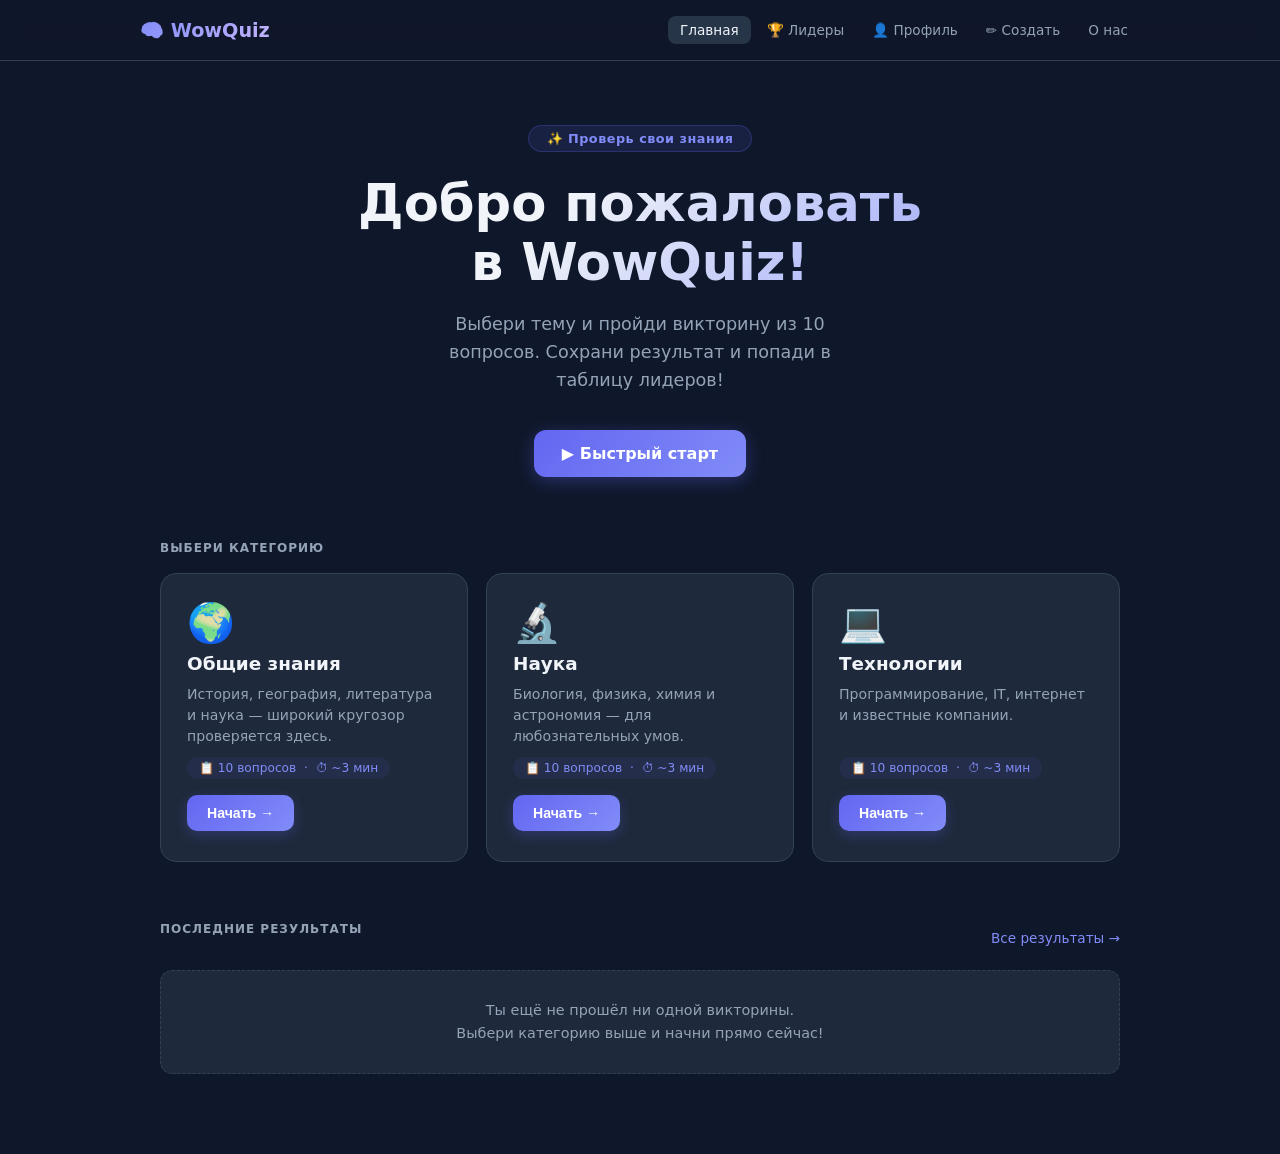
<file: index.html>
<!DOCTYPE html>
<html lang="ru">
<head>
  <meta charset="UTF-8" />
  <meta name="viewport" content="width=device-width, initial-scale=1.0" />
  <title>WowQuiz — Главная</title>
  <link rel="stylesheet" href="css/base.css" />
  <link rel="stylesheet" href="css/index.css" />
</head>
<body>

<nav class="nav">
  <div class="nav-inner">
    <a class="nav-logo" href="index.html">🧠 WowQuiz</a>
    <div class="nav-links">
      <a href="index.html" class="nav-link active">Главная</a>
      <a href="pages/leaderboard.html" class="nav-link">🏆 Лидеры</a>
      <a href="pages/profile.html" class="nav-link">👤 Профиль</a>
      <a href="pages/creator.html" class="nav-link">✏️ Создать</a>
      <a href="pages/about.html" class="nav-link">О нас</a>
    </div>
  </div>
</nav>

<main class="main">

  <div class="hero">
    <div class="hero-badge">✨ Проверь свои знания</div>
    <h1>Добро пожаловать<br>в WowQuiz!</h1>
    <p>Выбери тему и пройди викторину из 10 вопросов. Сохрани результат и попади в таблицу лидеров!</p>
    <a class="btn" href="pages/quiz.html?cat=general">▶ Быстрый старт</a>
  </div>

  <div class="section-label">Выбери категорию</div>
  <div class="categories">

    <a class="cat-card" href="pages/quiz.html?cat=general">
      <span class="cat-emoji">🌍</span>
      <h3>Общие знания</h3>
      <p>История, география, литература и наука — широкий кругозор проверяется здесь.</p>
      <div class="cat-meta">📋 10 вопросов &nbsp;·&nbsp; ⏱ ~3 мин</div>
      <button class="cat-start" onclick="event.preventDefault();location.href='pages/quiz.html?cat=general'">Начать →</button>
    </a>

    <a class="cat-card" href="pages/quiz.html?cat=science">
      <span class="cat-emoji">🔬</span>
      <h3>Наука</h3>
      <p>Биология, физика, химия и астрономия — для любознательных умов.</p>
      <div class="cat-meta">📋 10 вопросов &nbsp;·&nbsp; ⏱ ~3 мин</div>
      <button class="cat-start" onclick="event.preventDefault();location.href='pages/quiz.html?cat=science'">Начать →</button>
    </a>

    <a class="cat-card" href="pages/quiz.html?cat=tech">
      <span class="cat-emoji">💻</span>
      <h3>Технологии</h3>
      <p>Программирование, IT, интернет и известные компании.</p>
      <div class="cat-meta">📋 10 вопросов &nbsp;·&nbsp; ⏱ ~3 мин</div>
      <button class="cat-start" onclick="event.preventDefault();location.href='pages/quiz.html?cat=tech'">Начать →</button>
    </a>

  </div>

  <div class="leaderboard-link">
    <div class="section-label">Последние результаты</div>
    <a href="pages/leaderboard.html" style="font-size:.85rem;color:var(--accent2);text-decoration:none;">Все результаты →</a>
  </div>
  <div id="recent-container" style="margin-top:16px"></div>

</main>

<script src="js/storage.js"></script>
<script src="js/index.js"></script>
</body>
</html>
</file>
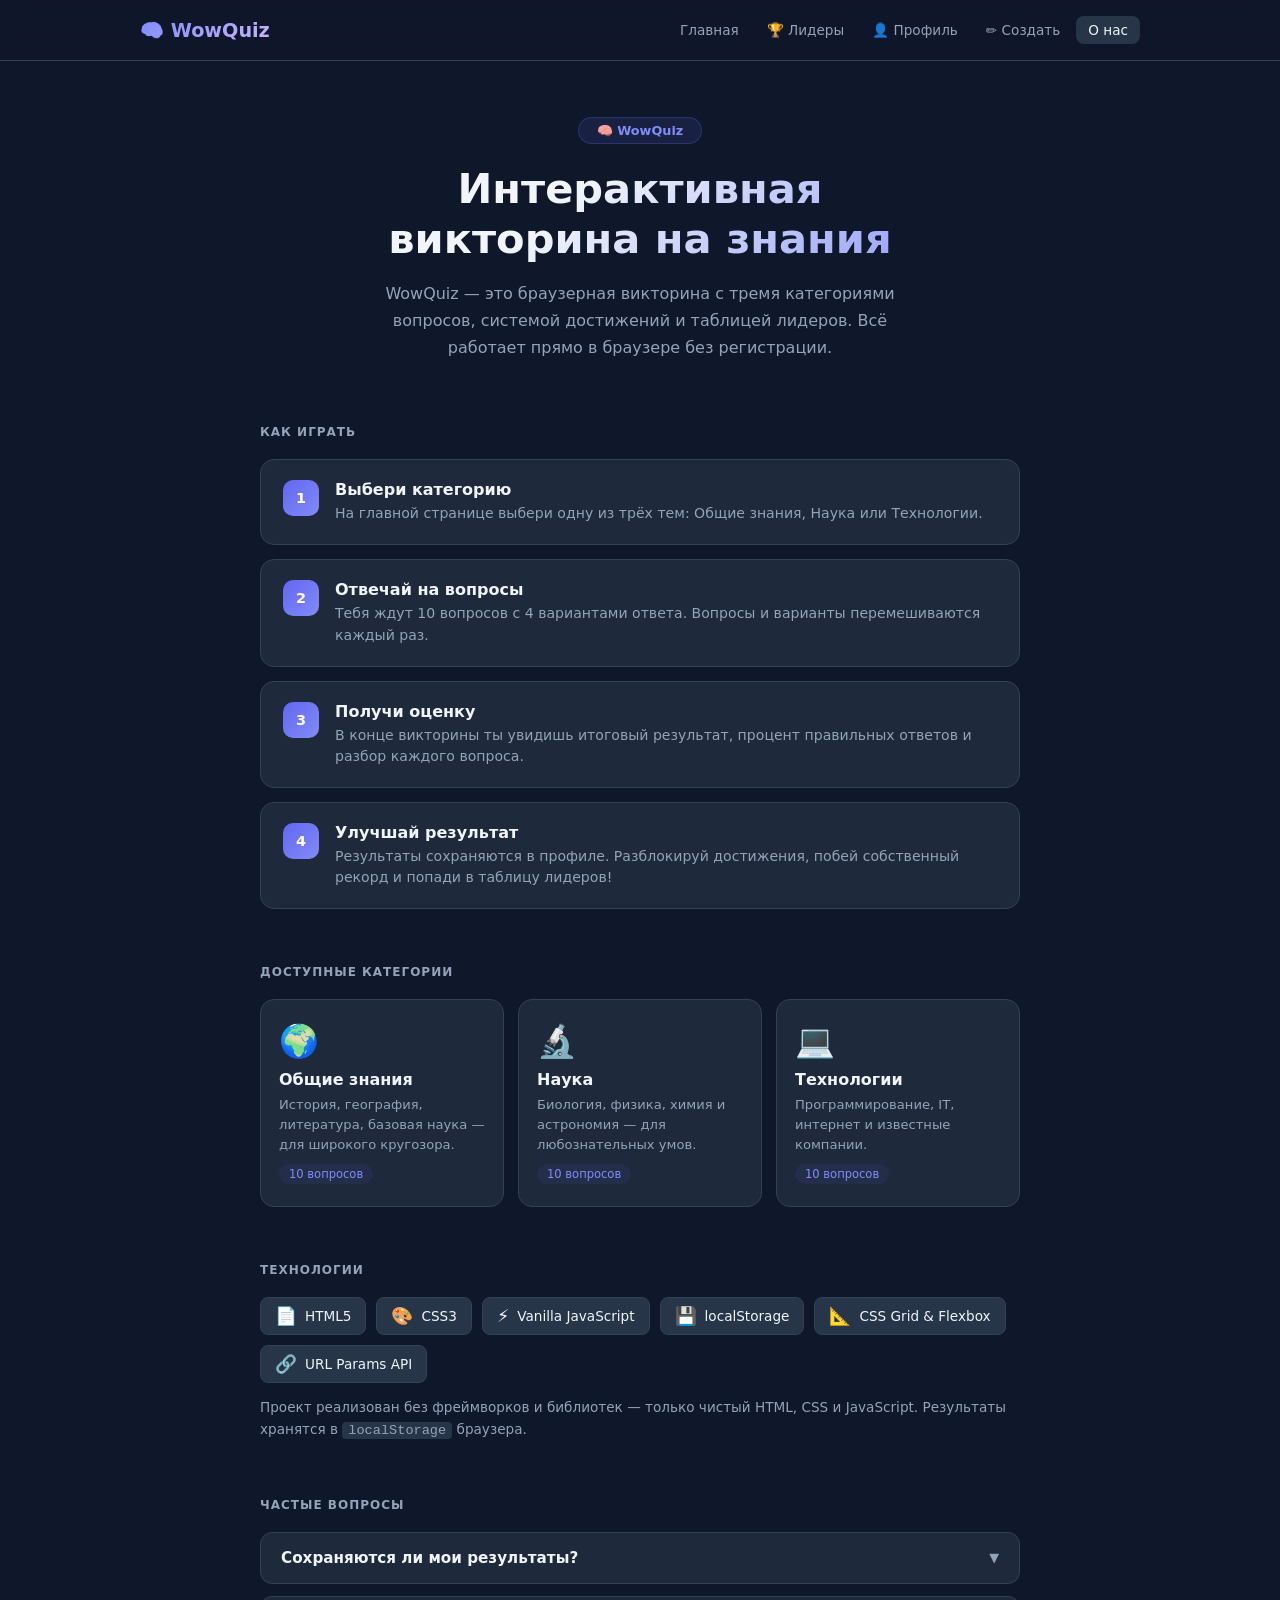
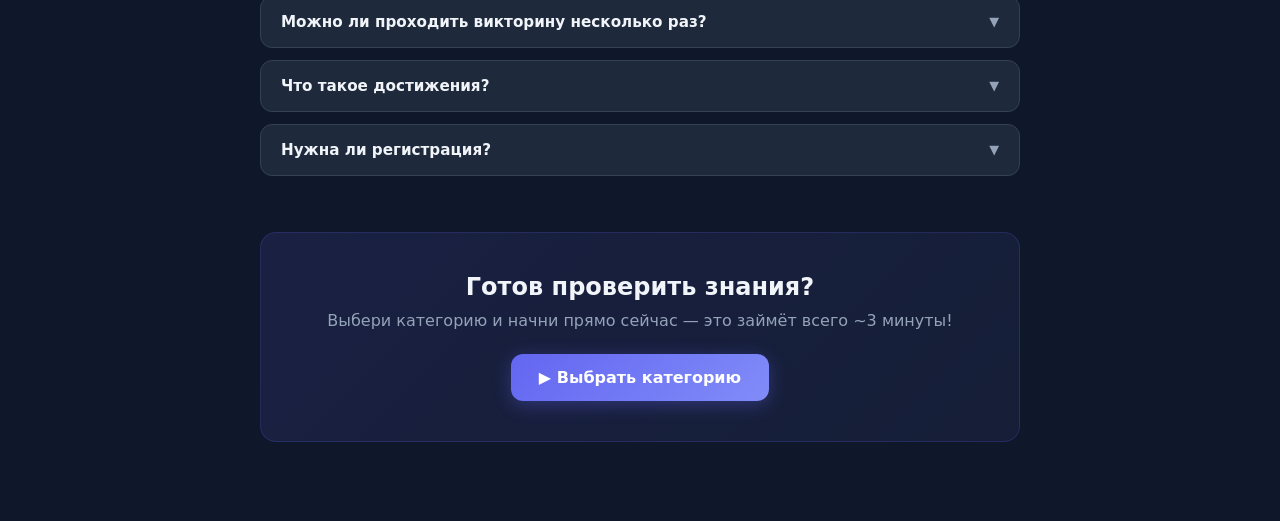
<file: pages/about.html>
<!DOCTYPE html>
<html lang="ru">
<head>
  <meta charset="UTF-8" />
  <meta name="viewport" content="width=device-width, initial-scale=1.0" />
  <title>WowQuiz — О проекте</title>
  <link rel="stylesheet" href="../css/base.css" />
  <link rel="stylesheet" href="../css/about.css" />
</head>
<body>

<nav class="nav">
  <div class="nav-inner">
    <a class="nav-logo" href="../index.html">🧠 WowQuiz</a>
    <div class="nav-links">
      <a href="../index.html" class="nav-link">Главная</a>
      <a href="leaderboard.html" class="nav-link">🏆 Лидеры</a>
      <a href="profile.html" class="nav-link">👤 Профиль</a>
      <a href="creator.html" class="nav-link">✏️ Создать</a>
      <a href="about.html" class="nav-link active">О нас</a>
    </div>
  </div>
</nav>

<main class="main">

  <div class="about-hero">
    <div class="badge">🧠 WowQuiz</div>
    <h1>Интерактивная<br>викторина на знания</h1>
    <p>WowQuiz — это браузерная викторина с тремя категориями вопросов, системой достижений и таблицей лидеров. Всё работает прямо в браузере без регистрации.</p>
  </div>

  <div class="section">
    <div class="section-title">Как играть</div>
    <div class="steps">
      <div class="step">
        <div class="step-num">1</div>
        <div class="step-body">
          <h3>Выбери категорию</h3>
          <p>На главной странице выбери одну из трёх тем: Общие знания, Наука или Технологии.</p>
        </div>
      </div>
      <div class="step">
        <div class="step-num">2</div>
        <div class="step-body">
          <h3>Отвечай на вопросы</h3>
          <p>Тебя ждут 10 вопросов с 4 вариантами ответа. Вопросы и варианты перемешиваются каждый раз.</p>
        </div>
      </div>
      <div class="step">
        <div class="step-num">3</div>
        <div class="step-body">
          <h3>Получи оценку</h3>
          <p>В конце викторины ты увидишь итоговый результат, процент правильных ответов и разбор каждого вопроса.</p>
        </div>
      </div>
      <div class="step">
        <div class="step-num">4</div>
        <div class="step-body">
          <h3>Улучшай результат</h3>
          <p>Результаты сохраняются в профиле. Разблокируй достижения, побей собственный рекорд и попади в таблицу лидеров!</p>
        </div>
      </div>
    </div>
  </div>

  <div class="section">
    <div class="section-title">Доступные категории</div>
    <div class="cat-cards">
      <a class="cat-card" href="quiz.html?cat=general">
        <span class="emoji">🌍</span>
        <h3>Общие знания</h3>
        <p>История, география, литература, базовая наука — для широкого кругозора.</p>
        <span class="meta">10 вопросов</span>
      </a>
      <a class="cat-card" href="quiz.html?cat=science">
        <span class="emoji">🔬</span>
        <h3>Наука</h3>
        <p>Биология, физика, химия и астрономия — для любознательных умов.</p>
        <span class="meta">10 вопросов</span>
      </a>
      <a class="cat-card" href="quiz.html?cat=tech">
        <span class="emoji">💻</span>
        <h3>Технологии</h3>
        <p>Программирование, IT, интернет и известные компании.</p>
        <span class="meta">10 вопросов</span>
      </a>
    </div>
  </div>

  <div class="section">
    <div class="section-title">Технологии</div>
    <div class="tech-pills">
      <div class="tech-pill"><span class="t-icon">📄</span> HTML5</div>
      <div class="tech-pill"><span class="t-icon">🎨</span> CSS3</div>
      <div class="tech-pill"><span class="t-icon">⚡</span> Vanilla JavaScript</div>
      <div class="tech-pill"><span class="t-icon">💾</span> localStorage</div>
      <div class="tech-pill"><span class="t-icon">📐</span> CSS Grid & Flexbox</div>
      <div class="tech-pill"><span class="t-icon">🔗</span> URL Params API</div>
    </div>
    <p style="color:var(--muted);font-size:.85rem;margin-top:14px;line-height:1.6">
      Проект реализован без фреймворков и библиотек — только чистый HTML, CSS и JavaScript. Результаты хранятся в <code style="background:var(--card2);padding:1px 6px;border-radius:4px">localStorage</code> браузера.
    </p>
  </div>

  <div class="section">
    <div class="section-title">Частые вопросы</div>
    <div class="faq">
      <div class="faq-item">
        <div class="faq-q" onclick="toggleFaq(this)">
          Сохраняются ли мои результаты? <span class="arrow">▼</span>
        </div>
        <div class="faq-a"><div class="faq-a-inner">Да, все результаты сохраняются в памяти браузера (localStorage). Они доступны в профиле и таблице лидеров. При очистке данных браузера история удалится.</div></div>
      </div>
      <div class="faq-item">
        <div class="faq-q" onclick="toggleFaq(this)">
          Можно ли проходить викторину несколько раз? <span class="arrow">▼</span>
        </div>
        <div class="faq-a"><div class="faq-a-inner">Да, количество попыток не ограничено. Каждый результат записывается в историю, а в профиле отображается лучший результат по каждой категории.</div></div>
      </div>
      <div class="faq-item">
        <div class="faq-q" onclick="toggleFaq(this)">
          Что такое достижения? <span class="arrow">▼</span>
        </div>
        <div class="faq-a"><div class="faq-a-inner">Достижения — это награды за определённые результаты: первая игра, высокий процент, прохождение всех категорий и другие. Отслеживай их в разделе «Профиль».</div></div>
      </div>
      <div class="faq-item">
        <div class="faq-q" onclick="toggleFaq(this)">
          Нужна ли регистрация? <span class="arrow">▼</span>
        </div>
        <div class="faq-a"><div class="faq-a-inner">Нет! WowQuiz работает полностью в браузере без регистрации, входа и подключения к интернету. Просто открой страницу и начинай.</div></div>
      </div>
    </div>
  </div>

  <div class="cta">
    <h2>Готов проверить знания?</h2>
    <p>Выбери категорию и начни прямо сейчас — это займёт всего ~3 минуты!</p>
    <a class="btn" href="../index.html">▶ Выбрать категорию</a>
  </div>

</main>

<script>
function toggleFaq(el) {
  el.closest('.faq-item').classList.toggle('open');
}
</script>
</body>
</html>
</file>
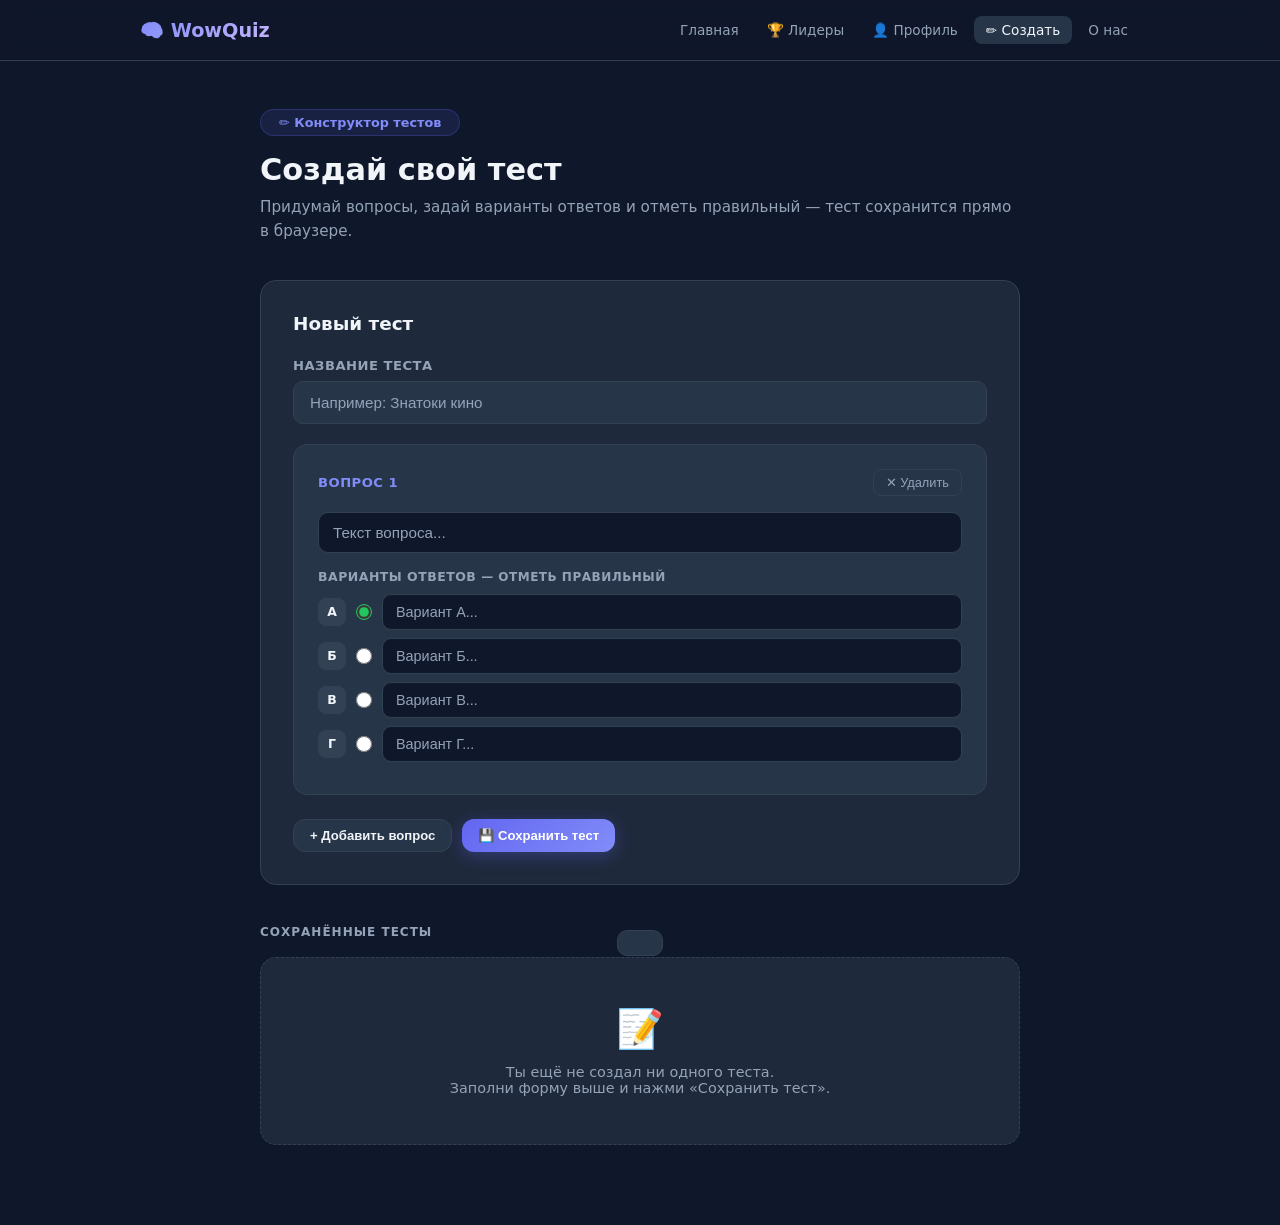
<file: pages/creator.html>
<!DOCTYPE html>
<html lang="ru">
<head>
  <meta charset="UTF-8" />
  <meta name="viewport" content="width=device-width, initial-scale=1.0" />
  <title>WowQuiz — Создать тест</title>
  <link rel="stylesheet" href="../css/base.css" />
  <link rel="stylesheet" href="../css/creator.css" />
</head>
<body>

<nav class="nav">
  <div class="nav-inner">
    <a class="nav-logo" href="../index.html">🧠 WowQuiz</a>
    <div class="nav-links">
      <a href="../index.html" class="nav-link">Главная</a>
      <a href="leaderboard.html" class="nav-link">🏆 Лидеры</a>
      <a href="profile.html" class="nav-link">👤 Профиль</a>
      <a href="creator.html" class="nav-link active">✏️ Создать</a>
      <a href="about.html" class="nav-link">О нас</a>
    </div>
  </div>
</nav>

<main class="main">

  <div class="page-header">
    <div class="badge">✏️ Конструктор тестов</div>
    <h1>Создай свой тест</h1>
    <p>Придумай вопросы, задай варианты ответов и отметь правильный — тест сохранится прямо в браузере.</p>
  </div>

  <div class="form-card">
    <h2>Новый тест</h2>
    <div class="field">
      <label>Название теста</label>
      <input type="text" id="quiz-name" placeholder="Например: Знатоки кино" maxlength="80" />
    </div>
    <div class="questions-list" id="questions-list"></div>
    <div class="form-actions">
      <button class="btn secondary sm" onclick="addQuestion()">+ Добавить вопрос</button>
      <button class="btn sm" onclick="saveQuiz()">💾 Сохранить тест</button>
    </div>
  </div>

  <div class="section-label">Сохранённые тесты</div>
  <div id="saved-list"></div>

</main>

<div class="toast" id="toast"></div>

<script src="../js/storage.js"></script>
<script src="../js/creator.js"></script>
</body>
</html>
</file>
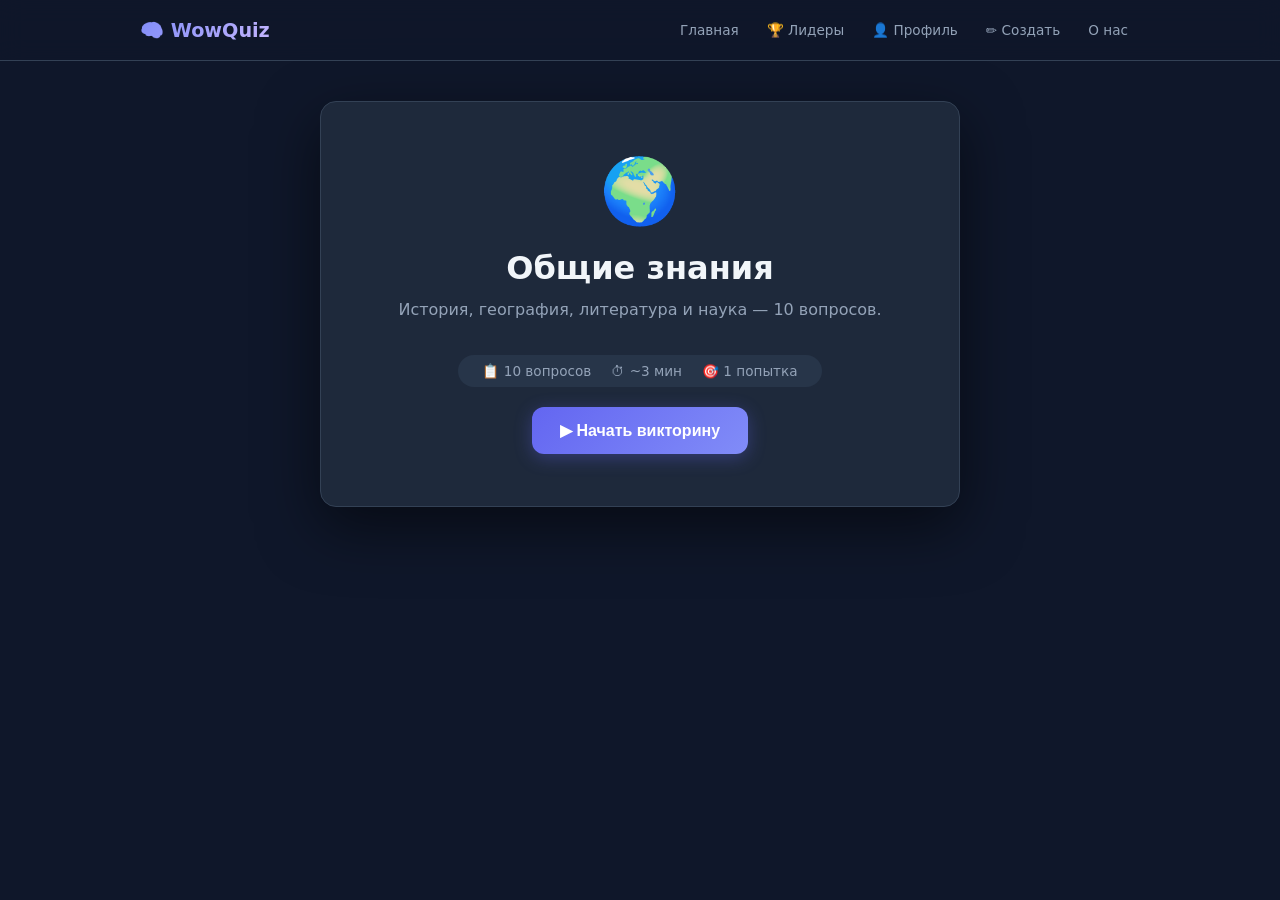
<file: pages/quiz.html>
<!DOCTYPE html>
<html lang="ru">
<head>
  <meta charset="UTF-8" />
  <meta name="viewport" content="width=device-width, initial-scale=1.0" />
  <title>WowQuiz — Викторина</title>
  <link rel="stylesheet" href="../css/base.css" />
  <link rel="stylesheet" href="../css/quiz.css" />
</head>
<body>

<nav class="nav">
  <div class="nav-inner">
    <a class="nav-logo" href="../index.html">🧠 WowQuiz</a>
    <div class="nav-links">
      <a href="../index.html" class="nav-link">Главная</a>
      <a href="leaderboard.html" class="nav-link">🏆 Лидеры</a>
      <a href="profile.html" class="nav-link">👤 Профиль</a>
      <a href="creator.html" class="nav-link">✏️ Создать</a>
      <a href="about.html" class="nav-link">О нас</a>
    </div>
  </div>
</nav>

<div class="container">

  <!-- START SCREEN -->
  <div class="screen active" id="screen-start">
    <div class="start-card">
      <span class="emoji" id="cat-emoji">🧠</span>
      <h1 id="cat-title">Викторина</h1>
      <p id="cat-desc">Проверь свои знания!</p>
      <div class="badge">
        <span>📋 10 вопросов</span>
        <span>⏱ ~3 мин</span>
        <span>🎯 1 попытка</span>
      </div>
      <br>
      <div id="best-block" style="display:none">
        <div class="best-block" id="best-text">🏅 Лучший результат: —</div>
        <br>
      </div>
      <button class="btn" onclick="startQuiz()">▶ Начать викторину</button>
    </div>
  </div>

  <!-- QUIZ SCREEN -->
  <div class="screen" id="screen-quiz">
    <div class="progress-bar"><div class="progress-fill" id="progress"></div></div>
    <div class="meta">
      <span class="q-counter" id="q-counter">Вопрос 1 из 10</span>
      <span class="score-live" id="score-live"></span>
    </div>
    <div class="question-card">
      <div class="question-text" id="question-text"></div>
      <div class="options" id="options"></div>
      <div class="next-row">
        <button class="btn" id="btn-next" onclick="nextQuestion()" disabled>Далее →</button>
      </div>
    </div>
  </div>

  <!-- RESULT SCREEN -->
  <div class="screen" id="screen-result">
    <div class="result-card">
      <span class="result-emoji" id="result-emoji">🏆</span>
      <h2 id="result-title">Отличный результат!</h2>
      <p class="sub" id="result-sub">Ты ответил правильно на большинство вопросов</p>
      <div class="score-circle" id="score-circle">
        <div class="score-inner">
          <div class="num" id="score-num">0</div>
          <div class="den" id="score-den">из 10</div>
        </div>
      </div>
      <div class="result-stats">
        <div class="stat-pill green" id="stat-correct">✓ 0 правильно</div>
        <div class="stat-pill red" id="stat-wrong">✗ 0 неправильно</div>
        <div class="stat-pill" id="stat-pct">0%</div>
      </div>
      <button class="q-review-toggle" id="review-toggle" onclick="toggleReview()">▾ Разбор ответов</button>
      <div class="q-review" id="q-review" style="display:none"></div>
      <div style="display:flex;gap:10px;justify-content:center;flex-wrap:wrap">
        <button class="btn secondary" onclick="startQuiz()">↺ Ещё раз</button>
        <button class="btn secondary" onclick="location.href='../index.html'">🏠 Главная</button>
        <button class="btn" onclick="location.href='leaderboard.html'">🏆 Лидеры</button>
      </div>
    </div>
  </div>

</div>

<script src="../js/storage.js"></script>
<script src="../js/quiz.js"></script>
</body>
</html>
</file>
<file: css/base.css>
*, *::before, *::after { box-sizing: border-box; margin: 0; padding: 0; }

:root {
  --bg: #0f172a;
  --card: #1e293b;
  --card2: #273549;
  --accent: #6366f1;
  --accent2: #818cf8;
  --correct: #22c55e;
  --wrong: #ef4444;
  --text: #f1f5f9;
  --muted: #94a3b8;
  --border: #334155;
  --radius: 16px;
}

body {
  background: var(--bg);
  color: var(--text);
  font-family: 'Segoe UI', system-ui, sans-serif;
  min-height: 100vh;
}

/* NAV */
.nav {
  position: sticky; top: 0; z-index: 100;
  background: #0f172aee; backdrop-filter: blur(12px);
  border-bottom: 1px solid var(--border); padding: 0 20px;
}
.nav-inner {
  max-width: 1000px; margin: 0 auto;
  display: flex; align-items: center; justify-content: space-between;
  height: 60px;
}
.nav-logo {
  font-size: 1.2rem; font-weight: 800; text-decoration: none;
  background: linear-gradient(135deg, var(--accent2), #c4b5fd);
  -webkit-background-clip: text; background-clip: text; -webkit-text-fill-color: transparent;
}
.nav-links { display: flex; gap: 4px; flex-wrap: wrap; }
.nav-link {
  color: var(--muted); text-decoration: none;
  padding: 6px 12px; border-radius: 8px; font-size: .85rem;
  transition: background .15s, color .15s; white-space: nowrap;
}
.nav-link:hover, .nav-link.active { background: var(--card2); color: var(--text); }

/* BUTTONS */
.btn {
  display: inline-flex; align-items: center; gap: 8px;
  background: linear-gradient(135deg, var(--accent), var(--accent2));
  color: #fff; border: none; border-radius: 12px;
  padding: 14px 28px; font-size: 1rem; font-weight: 600;
  cursor: pointer; transition: opacity .18s, transform .18s;
  box-shadow: 0 4px 18px #6366f155; text-decoration: none;
}
.btn:hover { opacity: .9; transform: translateY(-1px); }
.btn:active { transform: translateY(0); }
.btn.secondary {
  background: var(--card2); box-shadow: none;
  border: 1px solid var(--border); color: var(--text);
}
.btn.sm { font-size: .82rem; padding: 8px 16px; }
.btn.danger {
  background: linear-gradient(135deg, #ef4444, #f87171);
  box-shadow: 0 4px 14px #ef444430;
}
.btn:disabled { opacity: .4; cursor: default; transform: none; }
</file>
<file: css/index.css>
.main {
  max-width: 1000px; margin: 0 auto;
  padding: 64px 20px 80px;
}

/* HERO */
.hero { text-align: center; margin-bottom: 64px; }
.hero-badge {
  display: inline-block;
  background: #6366f120; border: 1px solid #6366f140;
  color: var(--accent2); border-radius: 999px;
  padding: 5px 18px; font-size: .8rem; font-weight: 600;
  margin-bottom: 22px; letter-spacing: .5px;
}
.hero h1 {
  font-size: clamp(2rem, 5vw, 3.2rem);
  font-weight: 800; line-height: 1.15; margin-bottom: 18px;
  background: linear-gradient(135deg, #f1f5f9 40%, var(--accent2));
  -webkit-background-clip: text; background-clip: text; -webkit-text-fill-color: transparent;
}
.hero p {
  color: var(--muted); font-size: 1.1rem;
  max-width: 460px; margin: 0 auto 36px; line-height: 1.6;
}

/* CATEGORIES */
.section-label {
  font-size: .75rem; font-weight: 700;
  text-transform: uppercase; letter-spacing: 1px;
  color: var(--muted); margin-bottom: 18px;
}
.categories {
  display: grid;
  grid-template-columns: repeat(auto-fit, minmax(280px, 1fr));
  gap: 18px; margin-bottom: 60px;
}
.cat-card {
  background: var(--card); border: 1px solid var(--border);
  border-radius: var(--radius); padding: 30px 26px;
  cursor: pointer;
  transition: border-color .2s, transform .2s, box-shadow .2s;
  display: flex; flex-direction: column; gap: 10px;
  text-decoration: none; color: inherit;
}
.cat-card:hover {
  border-color: var(--accent); transform: translateY(-4px);
  box-shadow: 0 16px 48px #6366f11a;
}
.cat-emoji { font-size: 2.4rem; line-height: 1; }
.cat-card h3 { font-size: 1.15rem; font-weight: 700; }
.cat-card p { color: var(--muted); font-size: .88rem; line-height: 1.5; flex: 1; }
.cat-meta {
  font-size: .76rem; color: var(--accent2);
  background: #6366f115; border-radius: 999px;
  padding: 4px 12px; align-self: flex-start;
}
.cat-start {
  margin-top: 6px; align-self: flex-start;
  display: inline-flex; align-items: center; gap: 6px;
  background: linear-gradient(135deg, var(--accent), var(--accent2));
  color: #fff; border: none; border-radius: 10px;
  padding: 10px 20px; font-size: .88rem; font-weight: 600;
  cursor: pointer; transition: opacity .15s, transform .15s;
  box-shadow: 0 4px 14px #6366f145;
}
.cat-start:hover { opacity: .9; transform: translateY(-1px); }

/* RECENT */
.recent-grid {
  display: grid;
  grid-template-columns: repeat(auto-fill, minmax(190px, 1fr));
  gap: 12px;
}
.recent-card {
  background: var(--card); border: 1px solid var(--border);
  border-radius: 12px; padding: 16px 18px;
}
.recent-cat { font-size: .75rem; color: var(--accent2); margin-bottom: 6px; }
.recent-score { font-size: 1.5rem; font-weight: 800; }
.recent-score span { font-size: .82rem; font-weight: 400; color: var(--muted); }
.recent-pct {
  display: inline-block; font-size: .75rem; font-weight: 700;
  padding: 2px 8px; border-radius: 999px; margin-top: 6px;
}
.recent-pct.high { background: #22c55e1a; color: var(--correct); }
.recent-pct.mid  { background: #f59e0b1a; color: #f59e0b; }
.recent-pct.low  { background: #ef44441a; color: var(--wrong); }
.recent-date { font-size: .72rem; color: var(--muted); margin-top: 4px; }

.empty-recent {
  color: var(--muted); font-size: .9rem;
  background: var(--card); border: 1px dashed var(--border);
  border-radius: 12px; padding: 28px 20px;
  text-align: center; line-height: 1.6;
}

.leaderboard-link {
  display: flex; align-items: center; justify-content: space-between;
  margin-top: 20px;
}
</file>
<file: css/about.css>
.main { max-width: 800px; margin: 0 auto; padding: 56px 20px 80px; }

.about-hero { text-align: center; margin-bottom: 64px; }
.about-hero .badge {
  display: inline-block; background: #6366f120; border: 1px solid #6366f140;
  color: var(--accent2); border-radius: 999px;
  padding: 5px 18px; font-size: .8rem; font-weight: 600; margin-bottom: 20px;
}
.about-hero h1 {
  font-size: clamp(1.8rem, 4vw, 2.6rem); font-weight: 800;
  line-height: 1.2; margin-bottom: 16px;
  background: linear-gradient(135deg, #f1f5f9 40%, var(--accent2));
  -webkit-background-clip: text; background-clip: text; -webkit-text-fill-color: transparent;
}
.about-hero p { color: var(--muted); font-size: 1rem; line-height: 1.7; max-width: 520px; margin: 0 auto; }

.section { margin-bottom: 56px; }
.section-title {
  font-size: .75rem; font-weight: 700; text-transform: uppercase;
  letter-spacing: 1px; color: var(--muted); margin-bottom: 20px;
}
.section h2 { font-size: 1.4rem; font-weight: 700; margin-bottom: 20px; }

/* STEPS */
.steps { display: flex; flex-direction: column; gap: 14px; }
.step {
  background: var(--card); border: 1px solid var(--border);
  border-radius: 14px; padding: 20px 22px;
  display: flex; align-items: flex-start; gap: 16px;
}
.step-num {
  width: 36px; height: 36px; border-radius: 10px; flex-shrink: 0;
  background: linear-gradient(135deg, var(--accent), var(--accent2));
  display: flex; align-items: center; justify-content: center;
  font-weight: 800; font-size: .9rem; color: #fff;
}
.step-body h3 { font-size: 1rem; font-weight: 700; margin-bottom: 4px; }
.step-body p { font-size: .88rem; color: var(--muted); line-height: 1.5; }

/* CATEGORIES */
.cat-cards { display: grid; grid-template-columns: repeat(auto-fit, minmax(200px, 1fr)); gap: 14px; }
.cat-card {
  background: var(--card); border: 1px solid var(--border);
  border-radius: 14px; padding: 22px 18px;
  text-decoration: none; color: inherit;
  transition: border-color .2s, transform .2s;
}
.cat-card:hover { border-color: var(--accent); transform: translateY(-3px); }
.cat-card .emoji { font-size: 2rem; margin-bottom: 10px; display: block; }
.cat-card h3 { font-size: 1rem; font-weight: 700; margin-bottom: 6px; }
.cat-card p { font-size: .82rem; color: var(--muted); line-height: 1.5; }
.cat-card .meta {
  font-size: .72rem; color: var(--accent2);
  background: #6366f115; border-radius: 999px;
  padding: 3px 10px; display: inline-block; margin-top: 10px;
}

/* TECH */
.tech-pills { display: flex; flex-wrap: wrap; gap: 10px; }
.tech-pill {
  background: var(--card2); border: 1px solid var(--border);
  border-radius: 8px; padding: 8px 14px; font-size: .85rem;
  display: flex; align-items: center; gap: 8px;
}
.tech-pill .t-icon { font-size: 1.1rem; }

/* FAQ */
.faq { display: flex; flex-direction: column; gap: 12px; }
.faq-item {
  background: var(--card); border: 1px solid var(--border); border-radius: 12px;
}
.faq-q {
  padding: 16px 20px; font-weight: 600; font-size: .95rem;
  cursor: pointer; display: flex; align-items: center; justify-content: space-between;
  user-select: none;
}
.faq-q:hover { color: var(--accent2); }
.faq-q .arrow { transition: transform .2s; font-size: .8rem; color: var(--muted); }
.faq-item.open .faq-q .arrow { transform: rotate(180deg); }
.faq-a { max-height: 0; overflow: hidden; transition: max-height .3s ease; }
.faq-item.open .faq-a { max-height: 200px; }
.faq-a-inner { padding: 0 20px 16px; font-size: .88rem; color: var(--muted); line-height: 1.6; }

/* CTA */
.cta {
  background: linear-gradient(135deg, #6366f120, #818cf810);
  border: 1px solid #6366f130; border-radius: var(--radius);
  padding: 40px 32px; text-align: center;
}
.cta h2 { font-size: 1.5rem; font-weight: 800; margin-bottom: 10px; }
.cta p { color: var(--muted); margin-bottom: 24px; }
</file>
<file: css/creator.css>
.main { max-width: 800px; margin: 0 auto; padding: 48px 20px 80px; }

.page-header { margin-bottom: 36px; }
.page-header .badge {
  display: inline-block; background: #6366f120; border: 1px solid #6366f140;
  color: var(--accent2); border-radius: 999px;
  padding: 5px 18px; font-size: .8rem; font-weight: 600; margin-bottom: 16px;
}
.page-header h1 { font-size: 1.9rem; font-weight: 800; margin-bottom: 8px; }
.page-header p { color: var(--muted); font-size: .95rem; line-height: 1.6; }

.form-card {
  background: var(--card); border: 1px solid var(--border);
  border-radius: var(--radius); padding: 32px; margin-bottom: 40px;
}
.form-card h2 { font-size: 1.15rem; font-weight: 700; margin-bottom: 24px; }

.field { margin-bottom: 20px; }
.field label {
  display: block; font-size: .82rem; font-weight: 600; color: var(--muted);
  margin-bottom: 8px; text-transform: uppercase; letter-spacing: .5px;
}
.field input[type="text"] {
  width: 100%; background: var(--card2); border: 1px solid var(--border);
  border-radius: 10px; padding: 12px 16px; color: var(--text); font-size: .95rem;
  transition: border-color .15s; outline: none;
}
.field input[type="text"]:focus { border-color: var(--accent); }
.field input[type="text"]::placeholder { color: var(--muted); }

.questions-list { display: flex; flex-direction: column; gap: 20px; margin-bottom: 24px; }

.q-block {
  background: var(--card2); border: 1px solid var(--border);
  border-radius: 14px; padding: 24px;
}
.q-block-header {
  display: flex; align-items: center; justify-content: space-between; margin-bottom: 16px;
}
.q-num { font-size: .82rem; font-weight: 700; color: var(--accent2); text-transform: uppercase; letter-spacing: .5px; }
.q-del {
  background: none; border: 1px solid var(--border); color: var(--muted);
  border-radius: 8px; padding: 5px 12px; font-size: .8rem; cursor: pointer;
  transition: border-color .15s, color .15s;
}
.q-del:hover { border-color: var(--wrong); color: var(--wrong); }

.q-text-input {
  width: 100%; background: var(--bg); border: 1px solid var(--border);
  border-radius: 10px; padding: 11px 14px; color: var(--text); font-size: .95rem;
  margin-bottom: 16px; transition: border-color .15s; outline: none;
}
.q-text-input:focus { border-color: var(--accent); }
.q-text-input::placeholder { color: var(--muted); }

.opts-label {
  font-size: .78rem; font-weight: 600; color: var(--muted);
  text-transform: uppercase; letter-spacing: .5px; margin-bottom: 10px;
}
.correct-hint { font-size: .75rem; color: var(--muted); margin-top: 2px; }

.opt-row { display: flex; align-items: center; gap: 10px; margin-bottom: 8px; }
.opt-row input[type="radio"] { accent-color: var(--correct); width: 16px; height: 16px; flex-shrink: 0; cursor: pointer; }
.opt-row input[type="text"] {
  flex: 1; background: var(--bg); border: 1px solid var(--border);
  border-radius: 9px; padding: 9px 13px; color: var(--text); font-size: .9rem;
  transition: border-color .15s; outline: none;
}
.opt-row input[type="text"]:focus { border-color: var(--accent); }
.opt-row input[type="text"]::placeholder { color: var(--muted); }
.opt-letter {
  width: 28px; height: 28px; border-radius: 8px; background: var(--border);
  display: flex; align-items: center; justify-content: center;
  font-weight: 700; font-size: .78rem; flex-shrink: 0;
}

.form-actions { display: flex; gap: 10px; flex-wrap: wrap; margin-top: 4px; }

.section-label {
  font-size: .75rem; font-weight: 700; text-transform: uppercase;
  letter-spacing: 1px; color: var(--muted); margin-bottom: 18px;
}
.quiz-list { display: flex; flex-direction: column; gap: 12px; }
.quiz-item {
  background: var(--card); border: 1px solid var(--border);
  border-radius: 14px; padding: 20px 22px;
  display: flex; align-items: center; justify-content: space-between; gap: 12px;
  flex-wrap: wrap;
}
.quiz-info { flex: 1; min-width: 0; }
.quiz-name { font-weight: 700; font-size: 1rem; margin-bottom: 4px; white-space: nowrap; overflow: hidden; text-overflow: ellipsis; }
.quiz-meta { font-size: .78rem; color: var(--muted); }
.quiz-actions { display: flex; gap: 8px; flex-shrink: 0; }

.empty {
  background: var(--card); border: 1px dashed var(--border);
  border-radius: var(--radius); padding: 48px 20px; text-align: center;
}
.empty .icon { font-size: 2.4rem; margin-bottom: 12px; }
.empty p { color: var(--muted); font-size: .9rem; }

.btn.play { font-size: .82rem; padding: 8px 14px; }

/* TOAST */
.toast {
  position: fixed; bottom: 24px; left: 50%; transform: translateX(-50%) translateY(80px);
  background: var(--card2); border: 1px solid var(--border);
  border-radius: 10px; padding: 12px 22px; font-size: .9rem;
  transition: transform .3s ease; z-index: 999; white-space: nowrap;
}
.toast.show { transform: translateX(-50%) translateY(0); }
.toast.success { border-color: var(--correct); color: var(--correct); }
.toast.error { border-color: var(--wrong); color: var(--wrong); }
</file>
<file: css/quiz.css>
.container {
  width: 100%; max-width: 680px;
  margin: 0 auto; padding: 40px 20px 60px;
}

/* SCREENS */
.screen { display: none; }
.screen.active { display: block; animation: fadeIn .35s ease; }
@keyframes fadeIn { from { opacity: 0; transform: translateY(12px); } to { opacity: 1; transform: none; } }

/* START */
.start-card {
  background: var(--card); border-radius: var(--radius);
  padding: 52px 40px; text-align: center;
  border: 1px solid var(--border); box-shadow: 0 20px 60px #0008;
}
.start-card .emoji { font-size: 64px; display: block; margin-bottom: 20px; }
.start-card h1 { font-size: 2rem; font-weight: 700; margin-bottom: 10px; }
.start-card p { color: var(--muted); font-size: 1rem; line-height: 1.6; margin-bottom: 32px; }
.badge {
  display: inline-flex; gap: 20px; background: var(--card2);
  border-radius: 999px; padding: 8px 24px; margin-bottom: 20px;
  font-size: .85rem; color: var(--muted);
}
.badge span { display: flex; align-items: center; gap: 6px; }
.best-block {
  display: inline-block;
  background: #6366f115; border: 1px solid #6366f130;
  color: var(--accent2); border-radius: 8px;
  padding: 8px 18px; font-size: .85rem; margin-bottom: 28px;
}

/* QUIZ */
.progress-bar {
  height: 5px; background: var(--border); border-radius: 99px;
  margin-bottom: 28px; overflow: hidden;
}
.progress-fill {
  height: 100%;
  background: linear-gradient(90deg, var(--accent), var(--accent2));
  border-radius: 99px; transition: width .4s ease;
}
.meta {
  display: flex; justify-content: space-between;
  align-items: center; margin-bottom: 18px;
}
.q-counter { font-size: .82rem; color: var(--muted); font-weight: 600; letter-spacing: .5px; }
.score-live {
  font-size: .82rem; color: var(--accent2); font-weight: 700;
  background: #6366f114; padding: 3px 10px; border-radius: 999px;
}

.question-card {
  background: var(--card); border-radius: var(--radius);
  padding: 36px 32px 28px; border: 1px solid var(--border);
  box-shadow: 0 8px 32px #0006;
}
.question-text {
  font-size: 1.2rem; font-weight: 600; line-height: 1.55;
  margin-bottom: 28px; min-height: 60px;
}

.options { display: flex; flex-direction: column; gap: 10px; }
.option-btn {
  background: var(--card2); border: 2px solid var(--border);
  border-radius: 12px; padding: 14px 18px;
  color: var(--text); font-size: .98rem; font-weight: 500;
  cursor: pointer; text-align: left;
  transition: border-color .18s, background .18s, transform .18s;
  display: flex; align-items: center; gap: 12px;
}
.option-btn:hover:not(:disabled) {
  border-color: var(--accent); background: #6366f115; transform: translateX(4px);
}
.option-btn .letter {
  width: 28px; height: 28px; border-radius: 8px;
  background: var(--border); display: flex; align-items: center;
  justify-content: center; font-weight: 700; font-size: .8rem;
  flex-shrink: 0; transition: background .18s;
}
.option-btn.selected { border-color: var(--accent); background: #6366f120; }
.option-btn.selected .letter { background: var(--accent); color: #fff; }
.option-btn.correct { border-color: var(--correct); background: #22c55e18; }
.option-btn.correct .letter { background: var(--correct); color: #fff; }
.option-btn.wrong { border-color: var(--wrong); background: #ef444418; }
.option-btn.wrong .letter { background: var(--wrong); color: #fff; }
.option-btn:disabled { cursor: default; transform: none; }

.next-row { display: flex; justify-content: flex-end; margin-top: 22px; }

/* RESULT */
.result-card {
  background: var(--card); border-radius: var(--radius);
  padding: 52px 40px; text-align: center;
  border: 1px solid var(--border); box-shadow: 0 20px 60px #0008;
}
.result-emoji { font-size: 72px; display: block; margin-bottom: 20px; }
.result-card h2 { font-size: 1.8rem; font-weight: 700; margin-bottom: 8px; }
.result-card .sub { color: var(--muted); margin-bottom: 32px; }

.score-circle {
  width: 140px; height: 140px; border-radius: 50%;
  background: conic-gradient(var(--accent) var(--pct), var(--border) 0);
  display: flex; align-items: center; justify-content: center;
  margin: 0 auto 28px; position: relative;
}
.score-circle::before {
  content: ''; position: absolute; inset: 12px;
  border-radius: 50%; background: var(--card);
}
.score-inner { position: relative; z-index: 1; text-align: center; }
.score-inner .num { font-size: 2rem; font-weight: 800; color: var(--accent2); }
.score-inner .den { font-size: .9rem; color: var(--muted); }

.result-stats {
  display: flex; gap: 12px; justify-content: center;
  margin-bottom: 28px; flex-wrap: wrap;
}
.stat-pill {
  background: var(--card2); border-radius: 999px;
  padding: 8px 18px; font-size: .85rem; border: 1px solid var(--border);
}
.stat-pill.green { border-color: var(--correct); color: var(--correct); }
.stat-pill.red { border-color: var(--wrong); color: var(--wrong); }

/* REVIEW */
.q-review { text-align: left; margin-bottom: 28px; display: flex; flex-direction: column; gap: 10px; }
.q-review-item {
  background: var(--card2); border-radius: 12px;
  padding: 14px 16px; border: 1px solid var(--border);
  display: flex; gap: 12px; align-items: flex-start;
}
.q-review-item.ok { border-color: var(--correct); }
.q-review-item.fail { border-color: var(--wrong); }
.q-review-icon {
  width: 26px; height: 26px; border-radius: 50%;
  display: flex; align-items: center; justify-content: center;
  font-size: .85rem; font-weight: 800; flex-shrink: 0; margin-top: 1px;
}
.q-review-item.ok .q-review-icon { background: var(--correct); color: #fff; }
.q-review-item.fail .q-review-icon { background: var(--wrong); color: #fff; }
.q-review-body { flex: 1; }
.q-review-q { font-size: .9rem; font-weight: 600; margin-bottom: 6px; line-height: 1.4; }
.q-review-ans { font-size: .82rem; color: var(--muted); line-height: 1.5; }
.q-review-ans .ans-correct { color: var(--correct); font-weight: 600; }
.q-review-ans .ans-wrong { color: var(--wrong); font-weight: 600; }
.q-review-toggle {
  background: none; border: 1px solid var(--border);
  color: var(--muted); border-radius: 8px; padding: 6px 14px;
  font-size: .8rem; cursor: pointer; margin: 0 auto 20px; display: block;
  transition: background .15s, color .15s;
}
.q-review-toggle:hover { background: var(--card2); color: var(--text); }
</file>
